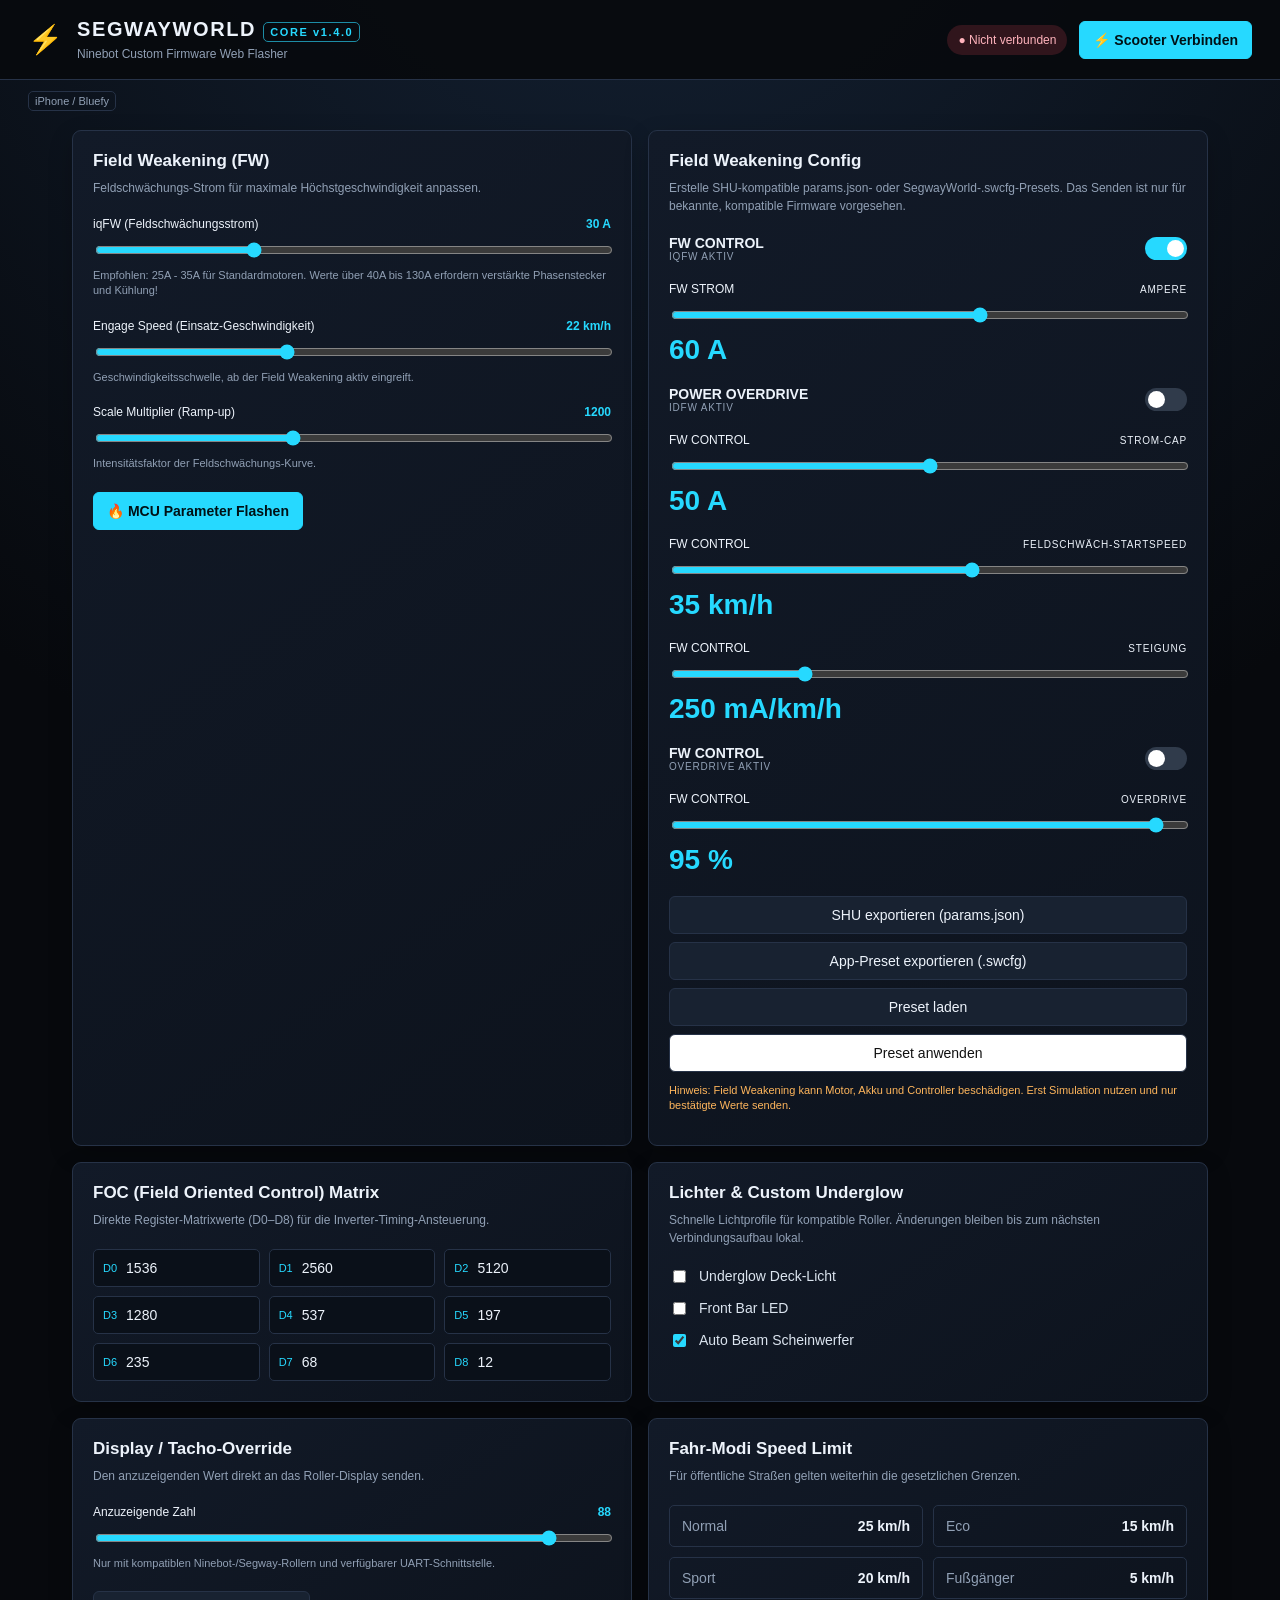
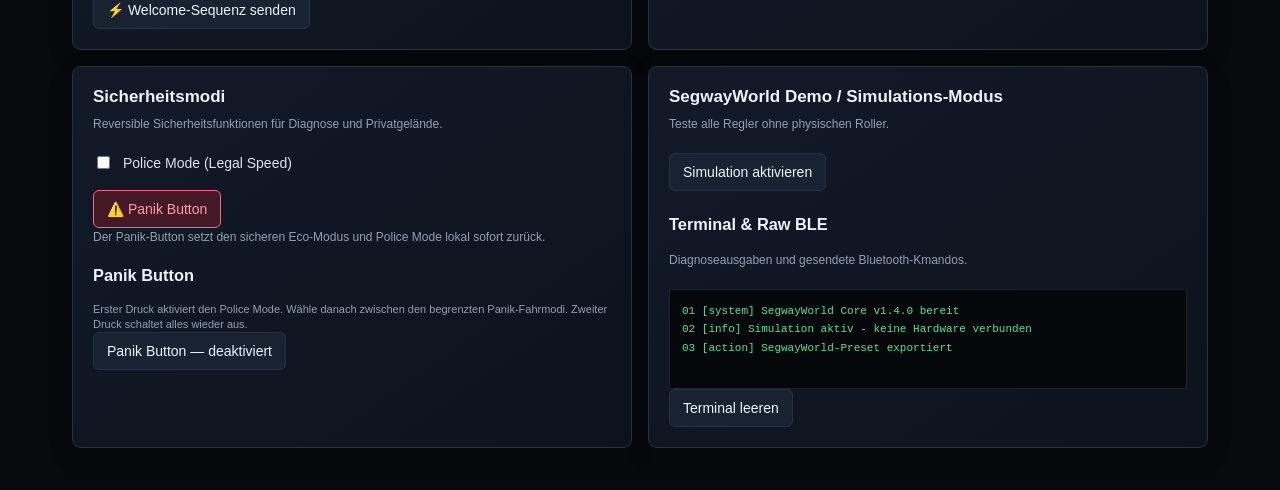
<file: index.html>
<!DOCTYPE html>
<html lang="de">
<head>
    <meta charset="UTF-8">
    <meta name="viewport" content="width=device-width, initial-scale=1.0">
    <title>SEGWAYWORLD CORE v1.4.0</title>
    <link rel="stylesheet" href="style.css">
</head>
<body>
    <header class="app-header">
        <div class="brand">
            <div class="logo-icon">⚡</div>
            <div>
                <h1 class="app-title">SEGWAYWORLD <span class="badge">CORE v1.4.0</span></h1>
                <p class="app-subtitle">Ninebot Custom Firmware Web Flasher</p>
            </div>
        </div>
        <div class="header-actions">
            <span id="connection-status" class="status-pill status-disconnected">● Nicht verbunden</span>
            <button id="btn-connect" class="btn btn-primary">⚡ Scooter Verbinden</button>
        </div>
    </header>

    <div class="browser-notice">
        <span class="badge-sub">iPhone / Bluefy</span>
    </div>

    <main class="dashboard-grid">
        <!-- Field Weakening (FW) -->
        <section class="card">
            <h2>Field Weakening (FW)</h2>
            <p class="card-desc">Feldschwächungs-Strom für maximale Höchstgeschwindigkeit anpassen.</p>
            
            <div class="control-group">
                <div class="label-row">
                    <label for="iqfw-range">iqFW (Feldschwächungsstrom)</label>
                    <span id="iqfw-val" class="val-display">30 A</span>
                </div>
                <input type="range" id="iqfw-range" min="0" max="100" value="30">
                <p class="field-hint">Empfohlen: 25A - 35A für Standardmotoren. Werte über 40A bis 130A erfordern verstärkte Phasenstecker und Kühlung!</p>
            </div>

            <div class="control-group">
                <div class="label-row">
                    <label for="engage-range">Engage Speed (Einsatz-Geschwindigkeit)</label>
                    <span id="engage-val" class="val-display">22 km/h</span>
                </div>
                <input type="range" id="engage-range" min="0" max="60" value="22">
                <p class="field-hint">Geschwindigkeitsschwelle, ab der Field Weakening aktiv eingreift.</p>
            </div>

            <div class="control-group">
                <div class="label-row">
                    <label for="scale-range">Scale Multiplier (Ramp-up)</label>
                    <span id="scale-val" class="val-display">1200</span>
                </div>
                <input type="range" id="scale-range" min="100" max="3000" step="50" value="1200">
                <p class="field-hint">Intensitätsfaktor der Feldschwächungs-Kurve.</p>
            </div>

            <button id="btn-flash-mcu" class="btn btn-action">🔥 MCU Parameter Flashen</button>
        </section>

        <!-- Field Weakening Config -->
        <section class="card">
            <h2>Field Weakening Config</h2>
            <p class="card-desc">Erstelle SHU-kompatible params.json- oder SegwayWorld-.swcfg-Presets. Das Senden ist nur für bekannte, kompatible Firmware vorgesehen.</p>

            <div class="toggle-row">
                <div>
                    <strong>FW CONTROL</strong>
                    <div class="sub-text">IQFW AKTIV</div>
                </div>
                <label class="switch">
                    <input type="checkbox" id="iqfw-toggle" checked>
                    <span class="slider round"></span>
                </label>
            </div>

            <div class="control-group">
                <div class="label-row">
                    <label>FW STROM</label>
                    <span class="sub-label">AMPERE</span>
                </div>
                <input type="range" id="fw-amp-range" min="0" max="100" value="60">
                <div class="huge-display" id="fw-amp-val">60 A</div>
            </div>

            <div class="toggle-row">
                <div>
                    <strong>POWER OVERDRIVE</strong>
                    <div class="sub-text">IDFW AKTIV</div>
                </div>
                <label class="switch">
                    <input type="checkbox" id="idfw-toggle">
                    <span class="slider round"></span>
                </label>
            </div>

            <div class="control-group">
                <div class="label-row">
                    <label>FW CONTROL</label>
                    <span class="sub-label">STROM-CAP</span>
                </div>
                <input type="range" id="fw-cap-range" min="0" max="100" value="50">
                <div class="huge-display" id="fw-cap-val">50 A</div>
            </div>

            <div class="control-group">
                <div class="label-row">
                    <label>FW CONTROL</label>
                    <span class="sub-label">FELDSCHWÄCH-STARTSPEED</span>
                </div>
                <input type="range" id="fw-startspeed-range" min="0" max="60" value="35">
                <div class="huge-display" id="fw-startspeed-val">35 km/h</div>
            </div>

            <div class="control-group">
                <div class="label-row">
                    <label>FW CONTROL</label>
                    <span class="sub-label">STEIGUNG</span>
                </div>
                <input type="range" id="fw-ramp-range" min="0" max="1000" value="250">
                <div class="huge-display" id="fw-ramp-val">250 mA/km/h</div>
            </div>

            <div class="toggle-row">
                <div>
                    <strong>FW CONTROL</strong>
                    <div class="sub-text">OVERDRIVE AKTIV</div>
                </div>
                <label class="switch">
                    <input type="checkbox" id="overdrive-toggle">
                    <span class="slider round"></span>
                </label>
            </div>

            <div class="control-group">
                <div class="label-row">
                    <label>FW CONTROL</label>
                    <span class="sub-label">OVERDRIVE</span>
                </div>
                <input type="range" id="overdrive-range" min="0" max="100" value="95">
                <div class="huge-display" id="overdrive-val">95 %</div>
            </div>

            <div class="action-buttons-stack">
                <button class="btn btn-secondary">SHU exportieren (params.json)</button>
                <button class="btn btn-secondary">App-Preset exportieren (.swcfg)</button>
                <button class="btn btn-secondary">Preset laden</button>
                <button class="btn btn-white">Preset anwenden</button>
            </div>
            <p class="warning-text">Hinweis: Field Weakening kann Motor, Akku und Controller beschädigen. Erst Simulation nutzen und nur bestätigte Werte senden.</p>
        </section>

        <!-- FOC Matrix -->
        <section class="card">
            <h2>FOC (Field Oriented Control) Matrix</h2>
            <p class="card-desc">Direkte Register-Matrixwerte (D0–D8) für die Inverter-Timing-Ansteuerung.</p>

            <div class="matrix-grid">
                <div class="matrix-box"><span class="m-tag">D0</span><input type="text" value="1536"></div>
                <div class="matrix-box"><span class="m-tag">D1</span><input type="text" value="2560"></div>
                <div class="matrix-box"><span class="m-tag">D2</span><input type="text" value="5120"></div>
                <div class="matrix-box"><span class="m-tag">D3</span><input type="text" value="1280"></div>
                <div class="matrix-box"><span class="m-tag">D4</span><input type="text" value="537"></div>
                <div class="matrix-box"><span class="m-tag">D5</span><input type="text" value="197"></div>
                <div class="matrix-box"><span class="m-tag">D6</span><input type="text" value="235"></div>
                <div class="matrix-box"><span class="m-tag">D7</span><input type="text" value="68"></div>
                <div class="matrix-box"><span class="m-tag">D8</span><input type="text" value="12"></div>
            </div>
        </section>

        <!-- Lichter & Custom Underglow -->
        <section class="card">
            <h2>Lichter & Custom Underglow</h2>
            <p class="card-desc">Schnelle Lichtprofile für kompatible Roller. Änderungen bleiben bis zum nächsten Verbindungsaufbau lokal.</p>

            <div class="checkbox-list">
                <label class="checkbox-item">
                    <input type="checkbox" id="underglow-deck">
                    <span>Underglow Deck-Licht</span>
                </label>
                <label class="checkbox-item">
                    <input type="checkbox" id="front-bar">
                    <span>Front Bar LED</span>
                </label>
                <label class="checkbox-item">
                    <input type="checkbox" id="auto-beam" checked>
                    <span>Auto Beam Scheinwerfer</span>
                </label>
            </div>
        </section>

        <!-- Display / Tacho-Override -->
        <section class="card">
            <h2>Display / Tacho-Override</h2>
            <p class="card-desc">Den anzuzeigenden Wert direkt an das Roller-Display senden.</p>

            <div class="control-group">
                <div class="label-row">
                    <label>Anzuzeigende Zahl</label>
                    <span id="tacho-val" class="val-display">88</span>
                </div>
                <input type="range" id="tacho-range" min="0" max="99" value="88">
                <p class="field-hint">Nur mit kompatiblen Ninebot-/Segway-Rollern und verfügbarer UART-Schnittstelle.</p>
            </div>

            <button id="btn-welcome-seq" class="btn btn-secondary">⚡ Welcome-Sequenz senden</button>
        </section>

        <!-- Fahr-Modi -->
        <section class="card">
            <h2>Fahr-Modi Speed Limit</h2>
            <p class="card-desc">Für öffentliche Straßen gelten weiterhin die gesetzlichen Grenzen.</p>

            <div class="modes-grid">
                <div class="mode-box"><span>Normal</span> <strong>25 km/h</strong></div>
                <div class="mode-box"><span>Eco</span> <strong>15 km/h</strong></div>
                <div class="mode-box"><span>Sport</span> <strong>20 km/h</strong></div>
                <div class="mode-box"><span>Fußgänger</span> <strong>5 km/h</strong></div>
            </div>
        </section>

        <!-- Sicherheitsmodi -->
        <section class="card">
            <h2>Sicherheitsmodi</h2>
            <p class="card-desc">Reversible Sicherheitsfunktionen für Diagnose und Privatgelände.</p>

            <div class="checkbox-list">
                <label class="checkbox-item">
                    <input type="checkbox" id="police-mode">
                    <span>Police Mode (Legal Speed)</span>
                </label>
            </div>

            <div class="panic-block">
                <button id="btn-panic" class="btn btn-alert">⚠️ Panik Button</button>
                <p class="card-desc">Der Panik-Button setzt den sicheren Eco-Modus und Police Mode lokal sofort zurück.</p>
            </div>

            <div class="panic-block">
                <h3>Panik Button</h3>
                <p class="field-hint">Erster Druck aktiviert den Police Mode. Wähle danach zwischen den begrenzten Panik-Fahrmodi. Zweiter Druck schaltet alles wieder aus.</p>
                <button class="btn btn-secondary">Panik Button — deaktiviert</button>
            </div>
        </section>

        <!-- Simulation & Terminal -->
        <section class="card">
            <h2>SegwayWorld Demo / Simulations-Modus</h2>
            <p class="card-desc">Teste alle Regler ohne physischen Roller.</p>
            <button id="btn-sim" class="btn btn-secondary">Simulation aktivieren</button>

            <div class="terminal-container">
                <h3>Terminal & Raw BLE</h3>
                <p class="card-desc">Diagnoseausgaben und gesendete Bluetooth-Kmandos.</p>
                <div id="terminal-out" class="terminal-box">
                    <div>01 [system] SegwayWorld Core v1.4.0 bereit</div>
                    <div>02 [info] Simulation aktiv - keine Hardware verbunden</div>
                    <div>03 [action] SegwayWorld-Preset exportiert</div>
                </div>
                <button id="btn-clear-term" class="btn btn-secondary">Terminal leeren</button>
            </div>
        </section>
    </main>

    <script src="script.js"></script>
</body>
</html>
</file>
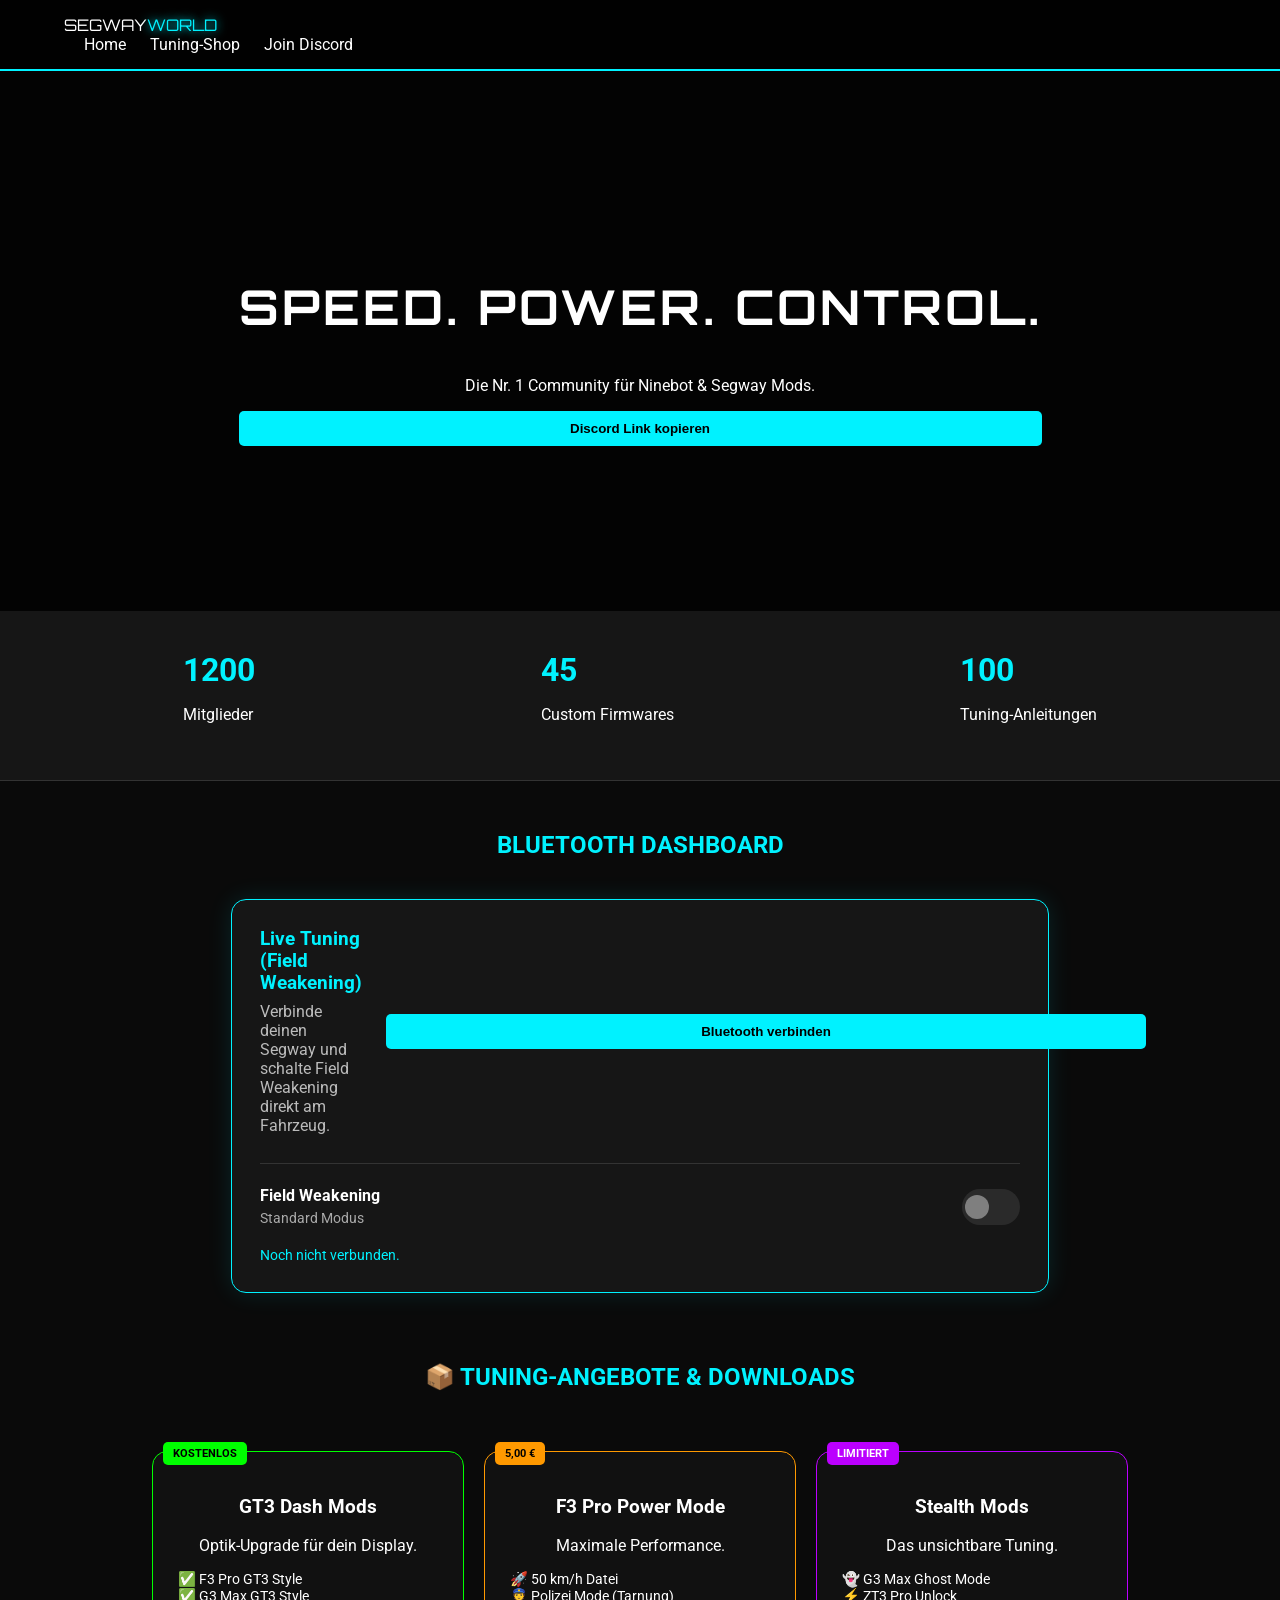
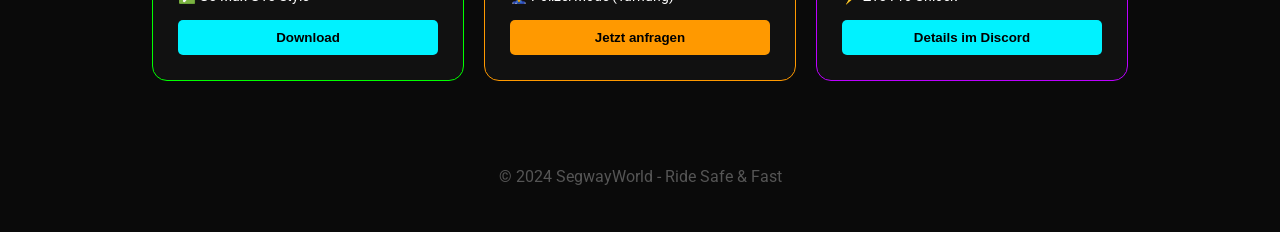
<file: SegwayWorld/index.html>
<!DOCTYPE html>
<html lang="de">
<head>
    <meta charset="UTF-8">
    <meta name="viewport" content="width=device-width, initial-scale=1.0">
    <title>SegwayWorld | Tuning & Community</title>
    <link rel="stylesheet" href="style.css">
    <link href="https://fonts.googleapis.com/css2?family=Orbitron:wght@400;700&family=Roboto:wght@300;500&display=swap" rel="stylesheet">
</head>
<body class="dark-theme">

    <header>
        <div class="container">
            <div class="logo">SEGWAY<span>WORLD</span></div>
            <nav>
                <a href="#home">Home</a>
                <a href="#shop">Tuning-Shop</a>
                <a href="https://discord.gg/byXcnzeVdQ" class="discord-btn" target="_blank">Join Discord</a>
            </nav>
        </div>
    </header>

    <section id="home" class="hero">
        <div class="hero-content">
            <h1 class="animate-title">SPEED. POWER. CONTROL.</h1>
            <p>Die Nr. 1 Community für Ninebot & Segway Mods.</p>
            <button onclick="copyIP()" class="main-btn">Discord Link kopieren</button>
        </div>
    </section>

    <section class="stats-bar">
        <div class="stat-item">
            <span class="num" data-val="1200">0</span>
            <p>Mitglieder</p>
        </div>
        <div class="stat-item">
            <span class="num" data-val="45">0</span>
            <p>Custom Firmwares</p>
        </div>
        <div class="stat-item">
            <span class="num" data-val="100">0</span>
            <p>Tuning-Anleitungen</p>
        </div>
    </section>

    <section id="bluetooth-dashboard" class="container bluetooth-dashboard">
        <h2 class="section-title">Bluetooth Dashboard</h2>
        <div class="dashboard-card">
            <div class="dashboard-header">
                <div>
                    <h3>Live Tuning (Field Weakening)</h3>
                    <p>Verbinde deinen Segway und schalte Field Weakening direkt am Fahrzeug.</p>
                </div>
                <button id="bluetooth-connect" class="main-btn dashboard-connect" type="button">Bluetooth verbinden</button>
            </div>
            <div class="tuning-control">
                <div>
                    <strong>Field Weakening</strong>
                    <span id="tuning-status" class="tuning-status">Standard Modus</span>
                </div>
                <label class="switch-label" for="field-weakening-toggle">
                    <span class="sr-only">Live Tuning (Field Weakening) umschalten</span>
                    <input id="field-weakening-toggle" type="checkbox" role="switch" disabled>
                    <span class="switch-track" aria-hidden="true"><span class="switch-thumb"></span></span>
                </label>
            </div>
            <p id="bluetooth-message" class="bluetooth-message" role="status" aria-live="polite">Noch nicht verbunden.</p>
        </div>
    </section>

    <section id="shop" class="container">

        <h2 class="section-title">📦 Tuning-Angebote & Downloads</h2>
        <div class="tool-grid">
            
            <div class="tool-card free">
                <span class="badge-free">KOSTENLOS</span>
                <h3>GT3 Dash Mods</h3>
                <p>Optik-Upgrade für dein Display.</p>
                <ul class="mod-list">
                    <li>✅ F3 Pro GT3 Style</li>
                    <li>✅ G3 Max GT3 Style</li>
                </ul>
                <button class="main-btn" onclick="alert('Download im Discord verfügbar!')">Download</button>
            </div>

            <div class="tool-card premium">
                <span class="badge-premium">5,00 €</span>
                <h3>F3 Pro Power Mode</h3>
                <p>Maximale Performance.</p>
                <ul class="mod-list">
                    <li>🚀 50 km/h Datei</li>
                    <li>👮 Polizei Mode (Tarnung)</li>
                </ul>
                <button class="buy-btn" onclick="openPurchase()">Jetzt anfragen</button>
            </div>

            <div class="tool-card ghost">
                <span class="badge-ghost">LIMITIERT</span>
                <h3>Stealth Mods</h3>
                <p>Das unsichtbare Tuning.</p>
                <ul class="mod-list">
                    <li>👻 G3 Max Ghost Mode</li>
                    <li>⚡ ZT3 Pro Unlock</li>
                </ul>
                <button class="main-btn" onclick="openPurchase()">Details im Discord</button>
            </div>

        </div>
    </section>

    <footer>
        <p>&copy; 2024 SegwayWorld - Ride Safe & Fast</p>
    </footer>

    <script src="script.js"></script>
</body>
</html>
</file>
<file: style.css>
*{box-sizing:border-box} :root{--bg:#07090d;--panel:#111722;--line:#263247;--text:#edf3fb;--muted:#91a0b5;--cyan:#26d9ff;--green:#55e39b;--red:#ff647c} body{margin:0;min-height:100vh;background:radial-gradient(circle at 50% -10%,#142235 0,#07090d 45%);color:var(--text);font:14px Arial,sans-serif}button,input{font:inherit}button{cursor:pointer}.app-header{display:flex;justify-content:space-between;align-items:center;gap:20px;padding:18px 28px;border-bottom:1px solid var(--line);background:rgba(7,9,13,.9)}.brand{display:flex;align-items:center;gap:14px}.logo-icon{color:var(--cyan);font-size:28px}.app-title{margin:0;font-size:20px;letter-spacing:.08em}.badge,.badge-sub{color:var(--cyan);border:1px solid #1d8ca5;border-radius:5px;padding:3px 6px;font-size:11px}.app-subtitle,.card-desc,.field-hint,.sub-text{color:var(--muted)}.app-subtitle{margin:6px 0 0;font-size:12px}.header-actions{display:flex;align-items:center;gap:12px}.status-pill{padding:8px 11px;border-radius:20px;font-size:12px}.status-disconnected{color:#ffb3bc;background:#30151c}.status-connected{color:var(--green);background:#123326}.browser-notice{padding:12px 28px}.badge-sub{color:var(--muted);border-color:var(--line)}.dashboard-grid{width:min(1180px,100%);margin:0 auto;padding:10px 22px 42px;display:grid;grid-template-columns:repeat(2,minmax(0,1fr));gap:16px}.card{padding:20px;background:linear-gradient(145deg,#121a28,#0d131d);border:1px solid var(--line);border-radius:9px;box-shadow:0 8px 24px #0003}.card h2{margin:0 0 8px;font-size:17px}.card-desc{margin:0 0 20px;line-height:1.5;font-size:12px}.control-group{margin:20px 0}.label-row,.toggle-row{display:flex;justify-content:space-between;align-items:center;gap:14px}.label-row{margin-bottom:9px;font-size:12px}.val-display,.huge-display{color:var(--cyan);font-weight:bold}.huge-display{margin-top:8px;font-size:28px}.sub-label,.sub-text{font-size:10px;letter-spacing:.08em}.field-hint{margin:7px 0 0;font-size:11px;line-height:1.4}input[type=range]{width:100%;accent-color:var(--cyan)}.switch{position:relative;width:42px;height:23px}.switch input{opacity:0;width:0;height:0}.slider{position:absolute;inset:0;background:#303b4b;border-radius:20px;transition:.2s}.slider:before{content:"";position:absolute;width:17px;height:17px;left:3px;top:3px;background:#fff;border-radius:50%;transition:.2s}.switch input:checked+.slider{background:var(--cyan)}.switch input:checked+.slider:before{transform:translateX(19px)}.action-buttons-stack{display:grid;gap:8px}.btn{border:1px solid var(--line);border-radius:6px;padding:10px 13px;color:var(--text);background:#182231}.btn-primary,.btn-action{color:#001116;background:var(--cyan);border-color:var(--cyan);font-weight:bold}.btn-white{background:#fff;color:#111}.btn-alert{background:#441927;color:#ff9aaa;border-color:var(--red)}.warning-text{color:#ffb65c;font-size:11px;line-height:1.4}.matrix-grid{display:grid;grid-template-columns:repeat(3,1fr);gap:9px}.matrix-box{display:flex;align-items:center;gap:7px;padding:9px;background:#0a1019;border:1px solid var(--line);border-radius:5px}.m-tag{color:var(--cyan);font-size:11px}.matrix-box input{width:100%;min-width:0;color:var(--text);background:transparent;border:0;outline:0}.checkbox-list{display:grid;gap:13px}.checkbox-item{display:flex;gap:10px;align-items:center;color:#dbe4ef}.checkbox-item input{accent-color:var(--cyan)}.modes-grid{display:grid;grid-template-columns:repeat(2,1fr);gap:10px}.mode-box{padding:12px;border:1px solid var(--line);border-radius:5px;display:flex;justify-content:space-between;color:var(--muted)}.mode-box strong{color:var(--text)}.panic-block{margin-top:18px}.terminal-container{margin-top:24px}.terminal-box{min-height:100px;padding:12px;overflow:auto;background:#05070a;color:var(--green);font:11px monospace;line-height:1.7;border:1px solid #172331}@media(max-width:760px){.app-header{align-items:flex-start;flex-direction:column;padding:16px}.header-actions{flex-wrap:wrap}.dashboard-grid{grid-template-columns:1fr;padding:10px 12px 30px}.browser-notice{padding:10px 12px}}
</file>
<file: SegwayWorld/style.css>
:root {
    --primary: #00f2ff;
    --bg: #0a0a0a;
    --card-bg: #161616;
    --text: #ffffff;
}

body {
    margin: 0;
    font-family: 'Roboto', sans-serif;
    background: var(--bg);
    color: var(--text);
    scroll-behavior: smooth;
}

h1, .logo { font-family: 'Orbitron', sans-serif; }

header {
    background: rgba(0, 0, 0, 0.9);
    padding: 15px 5%;
    display: flex;
    justify-content: space-between;
    align-items: center;
    border-bottom: 2px solid var(--primary);
    position: sticky;
    top: 0;
    z-index: 1000;
}

.logo span { color: var(--primary); text-shadow: 0 0 10px var(--primary); }

nav a { color: white; text-decoration: none; margin-left: 20px; transition: 0.3s; }
nav a:hover { color: var(--primary); }

.hero {
    height: 60vh;
    display: flex;
    align-items: center;
    justify-content: center;
    text-align: center;
    background: linear-gradient(rgba(0,0,0,0.7), rgba(0,0,0,0.7)), url('https://images.unsplash.com/photo-1605152276897-4f618f831968?q=80&w=2070') center/cover;
}

.animate-title { font-size: 3rem; letter-spacing: 3px; color: white; }

.stats-bar {
    display: flex;
    justify-content: space-around;
    padding: 40px;
    background: var(--card-bg);
    border-bottom: 1px solid #333;
}

.num { font-size: 2rem; color: var(--primary); font-weight: bold; display: block; }

.section-title { text-align: center; color: var(--primary); margin-top: 50px; text-transform: uppercase; }

.bluetooth-dashboard { padding-bottom: 20px; }

.dashboard-card {
    max-width: 760px;
    margin: 40px auto 0;
    padding: 28px;
    background: var(--card-bg);
    border: 1px solid var(--primary);
    border-radius: 15px;
    box-shadow: 0 0 24px rgba(0, 242, 255, 0.12);
}

.dashboard-header, .tuning-control { display: flex; align-items: center; justify-content: space-between; gap: 24px; }
.dashboard-header h3 { margin: 0 0 8px; color: var(--primary); }
.dashboard-header p, .tuning-control strong, .tuning-status { display: block; }
.dashboard-header p { margin: 0; color: #bbb; }
.dashboard-connect { width: auto; flex: 0 0 auto; }
.tuning-control { margin-top: 28px; padding-top: 22px; border-top: 1px solid #333; }
.tuning-status { margin-top: 5px; color: #aaa; font-size: 0.9rem; }
.bluetooth-message { margin: 20px 0 0; color: var(--primary); font-size: 0.9rem; }
.bluetooth-message.error { color: #ff7b7b; }

.switch-label { position: relative; display: inline-flex; cursor: pointer; }
.switch-label input { position: absolute; opacity: 0; pointer-events: none; }
.switch-track { display: flex; align-items: center; width: 52px; height: 30px; padding: 3px; background: #444; border-radius: 999px; transition: 0.2s; }
.switch-thumb { width: 24px; height: 24px; background: white; border-radius: 50%; transition: 0.2s; }
.switch-label input:checked + .switch-track { background: var(--primary); }
.switch-label input:checked + .switch-track .switch-thumb { transform: translateX(22px); }
.switch-label input:focus-visible + .switch-track { outline: 2px solid white; outline-offset: 3px; }
.switch-label input:disabled + .switch-track { cursor: not-allowed; opacity: 0.45; }
.sr-only { position: absolute; width: 1px; height: 1px; padding: 0; margin: -1px; overflow: hidden; clip: rect(0, 0, 0, 0); white-space: nowrap; border: 0; }

.tool-grid { display: flex; justify-content: center; gap: 20px; padding: 40px 5%; flex-wrap: wrap; }


.tool-card {
    background: #111;
    border: 1px solid #333;
    padding: 25px;
    border-radius: 15px;
    width: 260px;
    position: relative;
    text-align: center;
}

.premium { border-color: #ff9900; }
.free { border-color: #00ff00; }
.ghost { border-color: #bb00ff; }

.badge-free { position: absolute; top: -10px; left: 10px; background: #00ff00; color: black; padding: 5px 10px; border-radius: 5px; font-size: 0.7rem; font-weight: bold; }
.badge-premium { position: absolute; top: -10px; left: 10px; background: #ff9900; color: black; padding: 5px 10px; border-radius: 5px; font-size: 0.7rem; font-weight: bold; }
.badge-ghost { position: absolute; top: -10px; left: 10px; background: #bb00ff; color: white; padding: 5px 10px; border-radius: 5px; font-size: 0.7rem; font-weight: bold; }

.mod-list { text-align: left; padding: 0; list-style: none; margin: 15px 0; font-size: 0.9rem; }

.main-btn, .buy-btn {
    padding: 10px 20px;
    border: none;
    border-radius: 5px;
    cursor: pointer;
    font-weight: bold;
    width: 100%;
}

.main-btn { background: var(--primary); color: black; }
.buy-btn { background: #ff9900; color: black; }

footer { text-align: center; padding: 30px; color: #555; }
</file>
